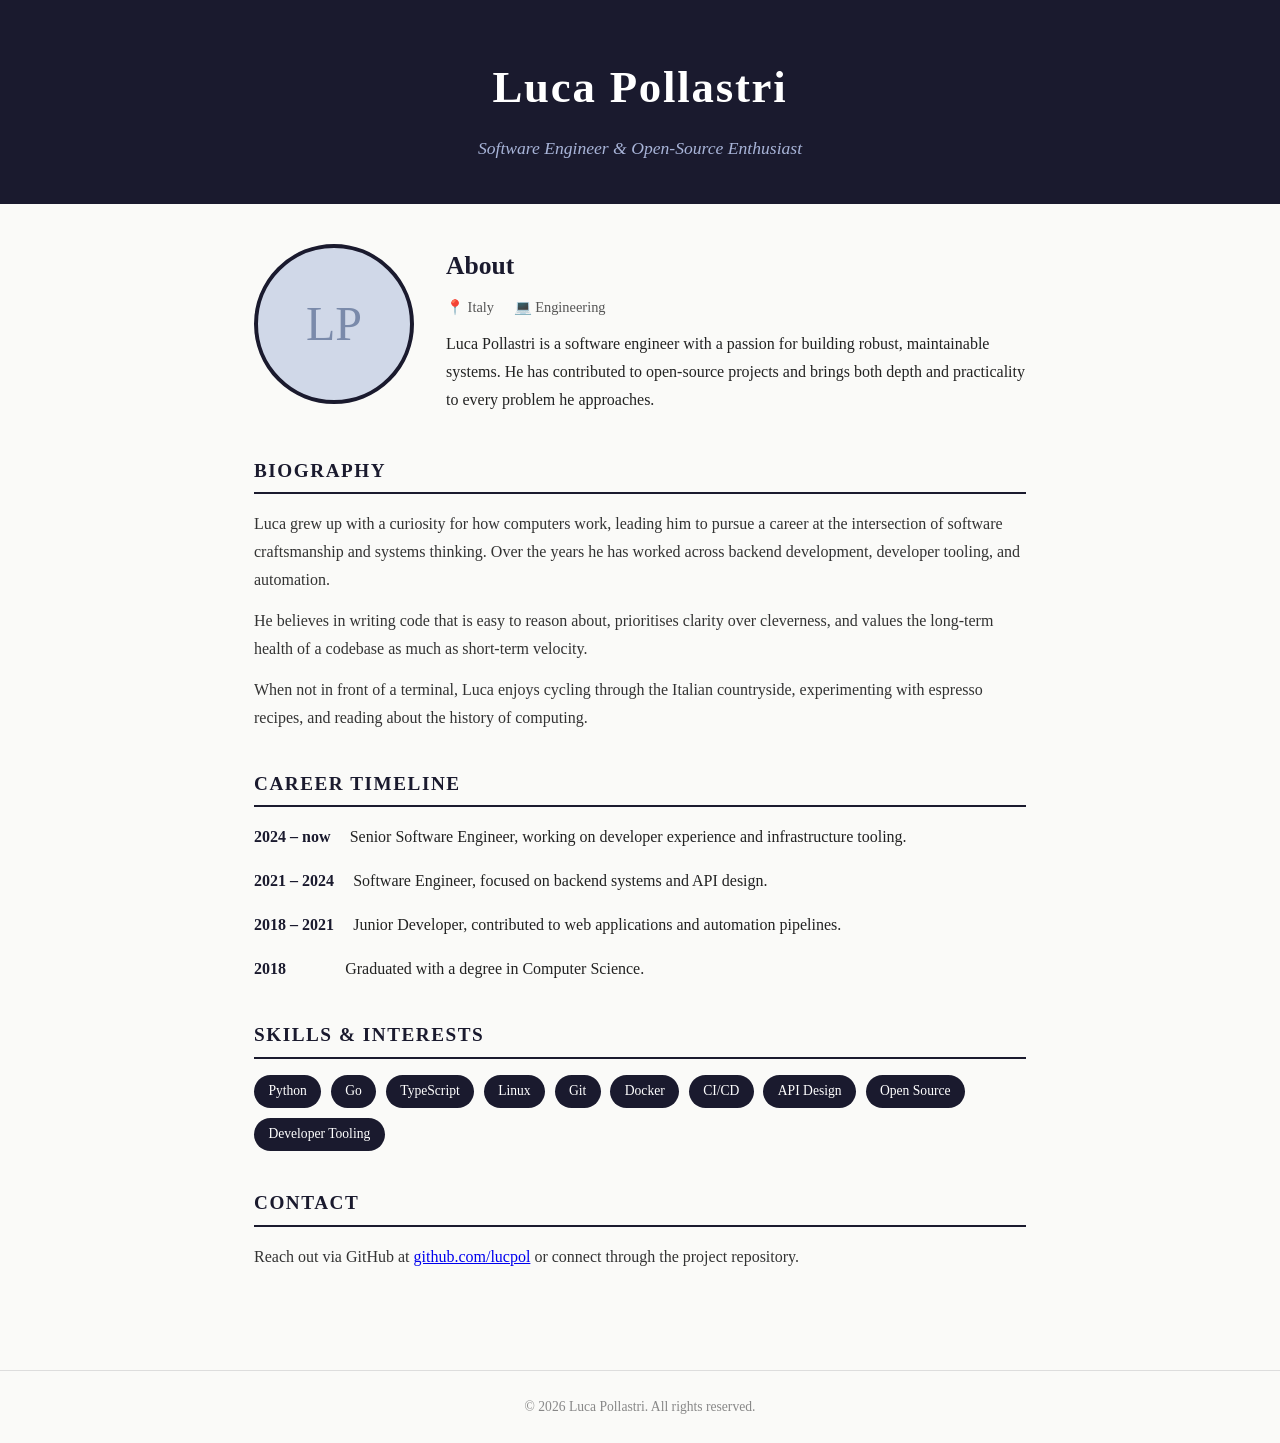
<file: biography.html>
<!DOCTYPE html>
<html lang="en">
<head>
  <meta charset="UTF-8" />
  <meta name="viewport" content="width=device-width, initial-scale=1.0" />
  <title>Luca Pollastri – Biography</title>
  <style>
    *, *::before, *::after { box-sizing: border-box; margin: 0; padding: 0; }

    body {
      font-family: Georgia, 'Times New Roman', serif;
      background: #fafaf8;
      color: #222;
      line-height: 1.75;
    }

    header {
      background: #1a1a2e;
      color: #fff;
      padding: 3rem 2rem 2.5rem;
      text-align: center;
    }

    header h1 {
      font-size: 2.8rem;
      letter-spacing: 0.04em;
      margin-bottom: 0.4rem;
    }

    header p.tagline {
      font-size: 1.1rem;
      color: #a8b4d8;
      font-style: italic;
    }

    .container {
      max-width: 820px;
      margin: 0 auto;
      padding: 2.5rem 1.5rem 4rem;
    }

    .profile {
      display: flex;
      gap: 2rem;
      align-items: flex-start;
      margin-bottom: 2.5rem;
      flex-wrap: wrap;
    }

    .profile-photo {
      width: 160px;
      height: 160px;
      border-radius: 50%;
      background: #d0d8e8;
      flex-shrink: 0;
      display: flex;
      align-items: center;
      justify-content: center;
      font-size: 3rem;
      color: #7a8aaa;
      border: 4px solid #1a1a2e;
    }

    .profile-info {
      flex: 1;
      min-width: 200px;
    }

    .profile-info h2 {
      font-size: 1.6rem;
      margin-bottom: 0.4rem;
      color: #1a1a2e;
    }

    .profile-info .meta {
      font-size: 0.9rem;
      color: #555;
      margin-bottom: 0.6rem;
    }

    .profile-info .meta span {
      display: inline-block;
      margin-right: 1rem;
    }

    section {
      margin-bottom: 2.2rem;
    }

    section h3 {
      font-size: 1.2rem;
      text-transform: uppercase;
      letter-spacing: 0.08em;
      color: #1a1a2e;
      border-bottom: 2px solid #1a1a2e;
      padding-bottom: 0.3rem;
      margin-bottom: 1rem;
    }

    section p {
      margin-bottom: 0.8rem;
      color: #333;
    }

    .timeline {
      list-style: none;
    }

    .timeline li {
      display: flex;
      gap: 1.2rem;
      margin-bottom: 1rem;
    }

    .timeline .year {
      font-weight: bold;
      color: #1a1a2e;
      min-width: 4.5rem;
      flex-shrink: 0;
    }

    .skills-grid {
      display: flex;
      flex-wrap: wrap;
      gap: 0.6rem;
    }

    .skill-tag {
      background: #1a1a2e;
      color: #fff;
      padding: 0.3rem 0.9rem;
      border-radius: 999px;
      font-size: 0.85rem;
    }

    footer {
      text-align: center;
      padding: 1.5rem;
      font-size: 0.85rem;
      color: #888;
      border-top: 1px solid #ddd;
    }
  </style>
</head>
<body>

  <header>
    <h1>Luca Pollastri</h1>
    <p class="tagline">Software Engineer &amp; Open-Source Enthusiast</p>
  </header>

  <div class="container">

    <div class="profile">
      <div class="profile-photo" aria-hidden="true">LP</div>
      <div class="profile-info">
        <h2>About</h2>
        <p class="meta">
          <span>📍 Italy</span>
          <span>💻 Engineering</span>
        </p>
        <p>
          Luca Pollastri is a software engineer with a passion for building
          robust, maintainable systems. He has contributed to open-source
          projects and brings both depth and practicality to every problem he
          approaches.
        </p>
      </div>
    </div>

    <section>
      <h3>Biography</h3>
      <p>
        Luca grew up with a curiosity for how computers work, leading him to
        pursue a career at the intersection of software craftsmanship and
        systems thinking. Over the years he has worked across backend
        development, developer tooling, and automation.
      </p>
      <p>
        He believes in writing code that is easy to reason about, prioritises
        clarity over cleverness, and values the long-term health of a codebase
        as much as short-term velocity.
      </p>
      <p>
        When not in front of a terminal, Luca enjoys cycling through the Italian
        countryside, experimenting with espresso recipes, and reading about the
        history of computing.
      </p>
    </section>

    <section>
      <h3>Career Timeline</h3>
      <ul class="timeline">
        <li>
          <span class="year">2024 – now</span>
          <span>Senior Software Engineer, working on developer experience and infrastructure tooling.</span>
        </li>
        <li>
          <span class="year">2021 – 2024</span>
          <span>Software Engineer, focused on backend systems and API design.</span>
        </li>
        <li>
          <span class="year">2018 – 2021</span>
          <span>Junior Developer, contributed to web applications and automation pipelines.</span>
        </li>
        <li>
          <span class="year">2018</span>
          <span>Graduated with a degree in Computer Science.</span>
        </li>
      </ul>
    </section>

    <section>
      <h3>Skills &amp; Interests</h3>
      <div class="skills-grid">
        <span class="skill-tag">Python</span>
        <span class="skill-tag">Go</span>
        <span class="skill-tag">TypeScript</span>
        <span class="skill-tag">Linux</span>
        <span class="skill-tag">Git</span>
        <span class="skill-tag">Docker</span>
        <span class="skill-tag">CI/CD</span>
        <span class="skill-tag">API Design</span>
        <span class="skill-tag">Open Source</span>
        <span class="skill-tag">Developer Tooling</span>
      </div>
    </section>

    <section>
      <h3>Contact</h3>
      <p>
        Reach out via GitHub at
        <a href="https://github.com/lucpol">github.com/lucpol</a>
        or connect through the project repository.
      </p>
    </section>

  </div>

  <footer>
    <p>&copy; 2026 Luca Pollastri. All rights reserved.</p>
  </footer>

</body>
</html>
</file>
